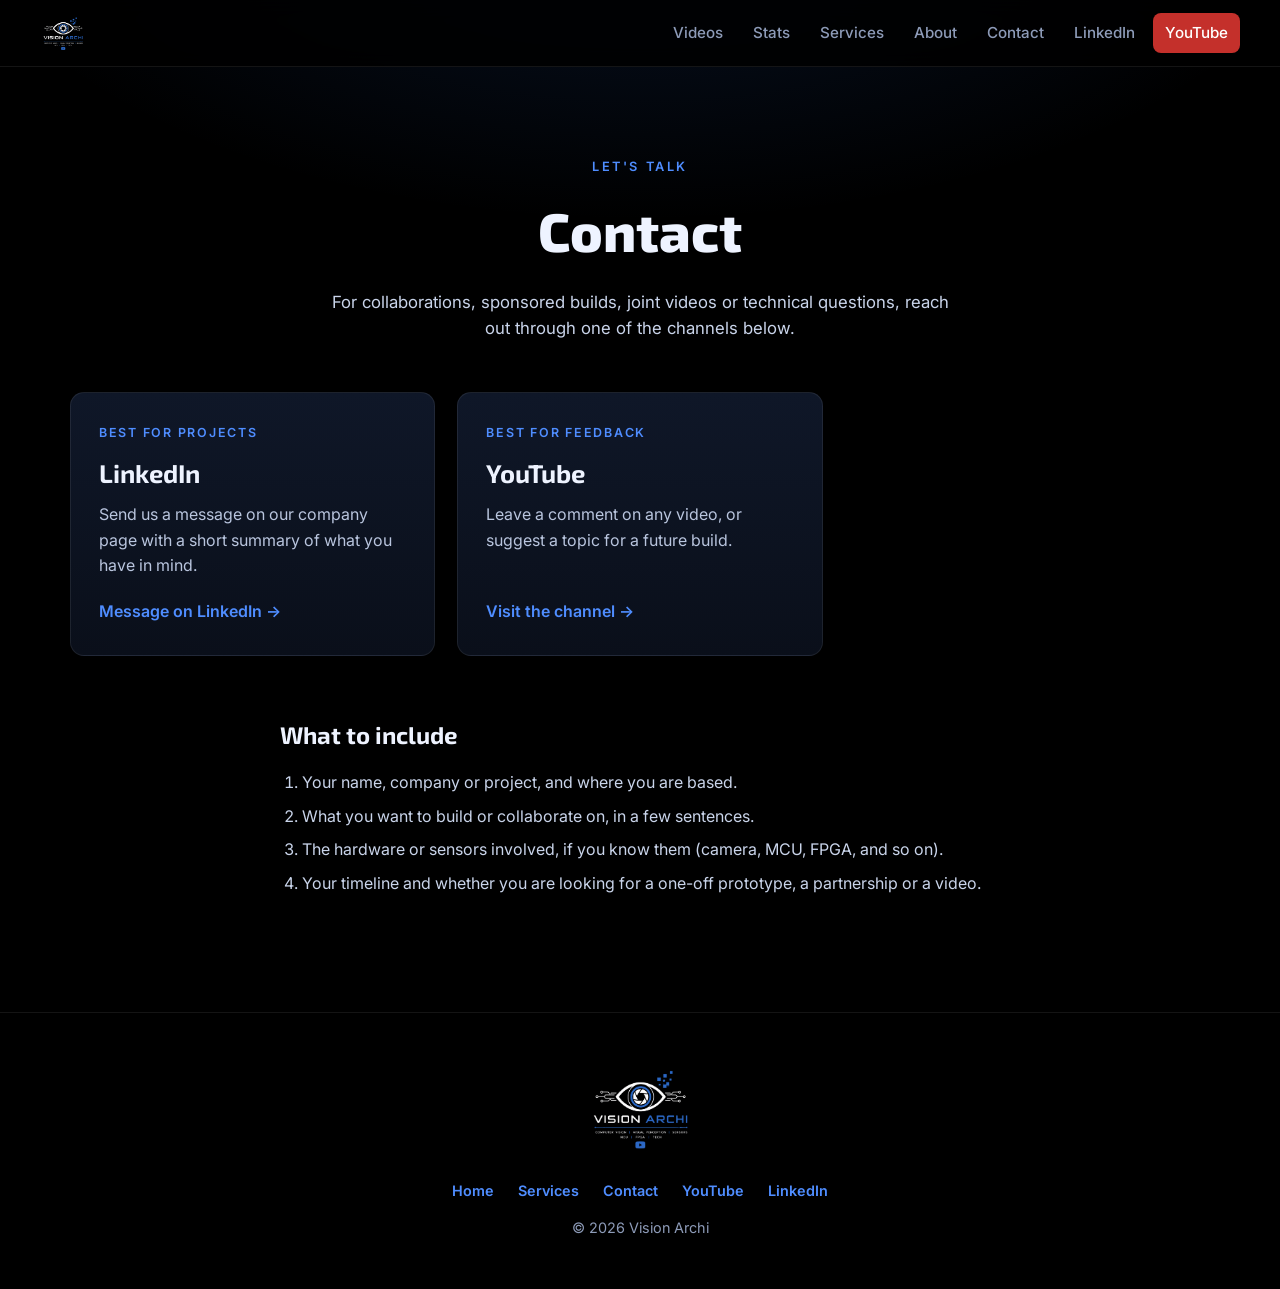
<file: contact.html>
<!DOCTYPE html>
<html lang="en">
<head>
  <meta charset="UTF-8">
  <meta name="viewport" content="width=device-width, initial-scale=1">
  <title>Contact | Vision Archi</title>
  <meta name="description" content="Contact Vision Archi for collaborations, sponsored builds and joint video projects in computer vision and edge AI.">
  <link rel="icon" href="assets/img/logo.png">
  <link rel="preconnect" href="https://fonts.googleapis.com">
  <link rel="preconnect" href="https://fonts.gstatic.com" crossorigin>
  <link href="https://fonts.googleapis.com/css2?family=Exo+2:wght@500;700;800&family=Inter:wght@400;500;600&display=swap" rel="stylesheet">
  <link rel="stylesheet" href="assets/css/style.css">
</head>
<body>

  <header class="nav">
    <a href="index.html" class="brand" aria-label="Vision Archi home">
      <img src="assets/img/logo.png" alt="Vision Archi logo">
    </a>
    <nav aria-label="Main">
      <a href="index.html#videos">Videos</a>
      <a href="index.html#stats">Stats</a>
      <a href="services.html">Services</a>
      <a href="index.html#about">About</a>
      <a href="contact.html" aria-current="page">Contact</a>
      <a href="https://www.linkedin.com/company/vision-archi" target="_blank" rel="noopener">LinkedIn</a>
      <a class="nav-yt" href="https://www.youtube.com/@visionarchitecture" target="_blank" rel="noopener">YouTube</a>
    </nav>
  </header>

  <main>

    <section class="page-hero">
      <p class="eyebrow">Let's talk</p>
      <h1>Contact</h1>
      <p class="lead">For collaborations, sponsored builds, joint videos or technical questions, reach out through one of the channels below.</p>
    </section>

    <section class="contact-cards">
      <a class="contact-card" href="https://www.linkedin.com/company/vision-archi" target="_blank" rel="noopener">
        <span class="contact-kicker">Best for projects</span>
        <h2>LinkedIn</h2>
        <p>Send us a message on our company page with a short summary of what you have in mind.</p>
        <span class="contact-go">Message on LinkedIn &rarr;</span>
      </a>
      <a class="contact-card" href="https://www.youtube.com/@visionarchitecture" target="_blank" rel="noopener">
        <span class="contact-kicker">Best for feedback</span>
        <h2>YouTube</h2>
        <p>Leave a comment on any video, or suggest a topic for a future build.</p>
        <span class="contact-go">Visit the channel &rarr;</span>
      </a>
    </section>

    <section class="brief">
      <h2>What to include</h2>
      <ol>
        <li>Your name, company or project, and where you are based.</li>
        <li>What you want to build or collaborate on, in a few sentences.</li>
        <li>The hardware or sensors involved, if you know them (camera, MCU, FPGA, and so on).</li>
        <li>Your timeline and whether you are looking for a one-off prototype, a partnership or a video.</li>
      </ol>
    </section>

  </main>

  <footer>
    <img src="assets/img/logo.png" alt="" class="foot-logo">
    <div class="links">
      <a href="index.html">Home</a>
      <a href="services.html">Services</a>
      <a href="contact.html">Contact</a>
      <a href="https://www.youtube.com/@visionarchitecture" target="_blank" rel="noopener">YouTube</a>
      <a href="https://www.linkedin.com/company/vision-archi" target="_blank" rel="noopener">LinkedIn</a>
    </div>
    <p>&copy; <span class="year"></span> Vision Archi</p>
  </footer>

  <script>document.querySelectorAll(".year").forEach(function (n) { n.textContent = new Date().getFullYear(); });</script>
</body>
</html>
</file>
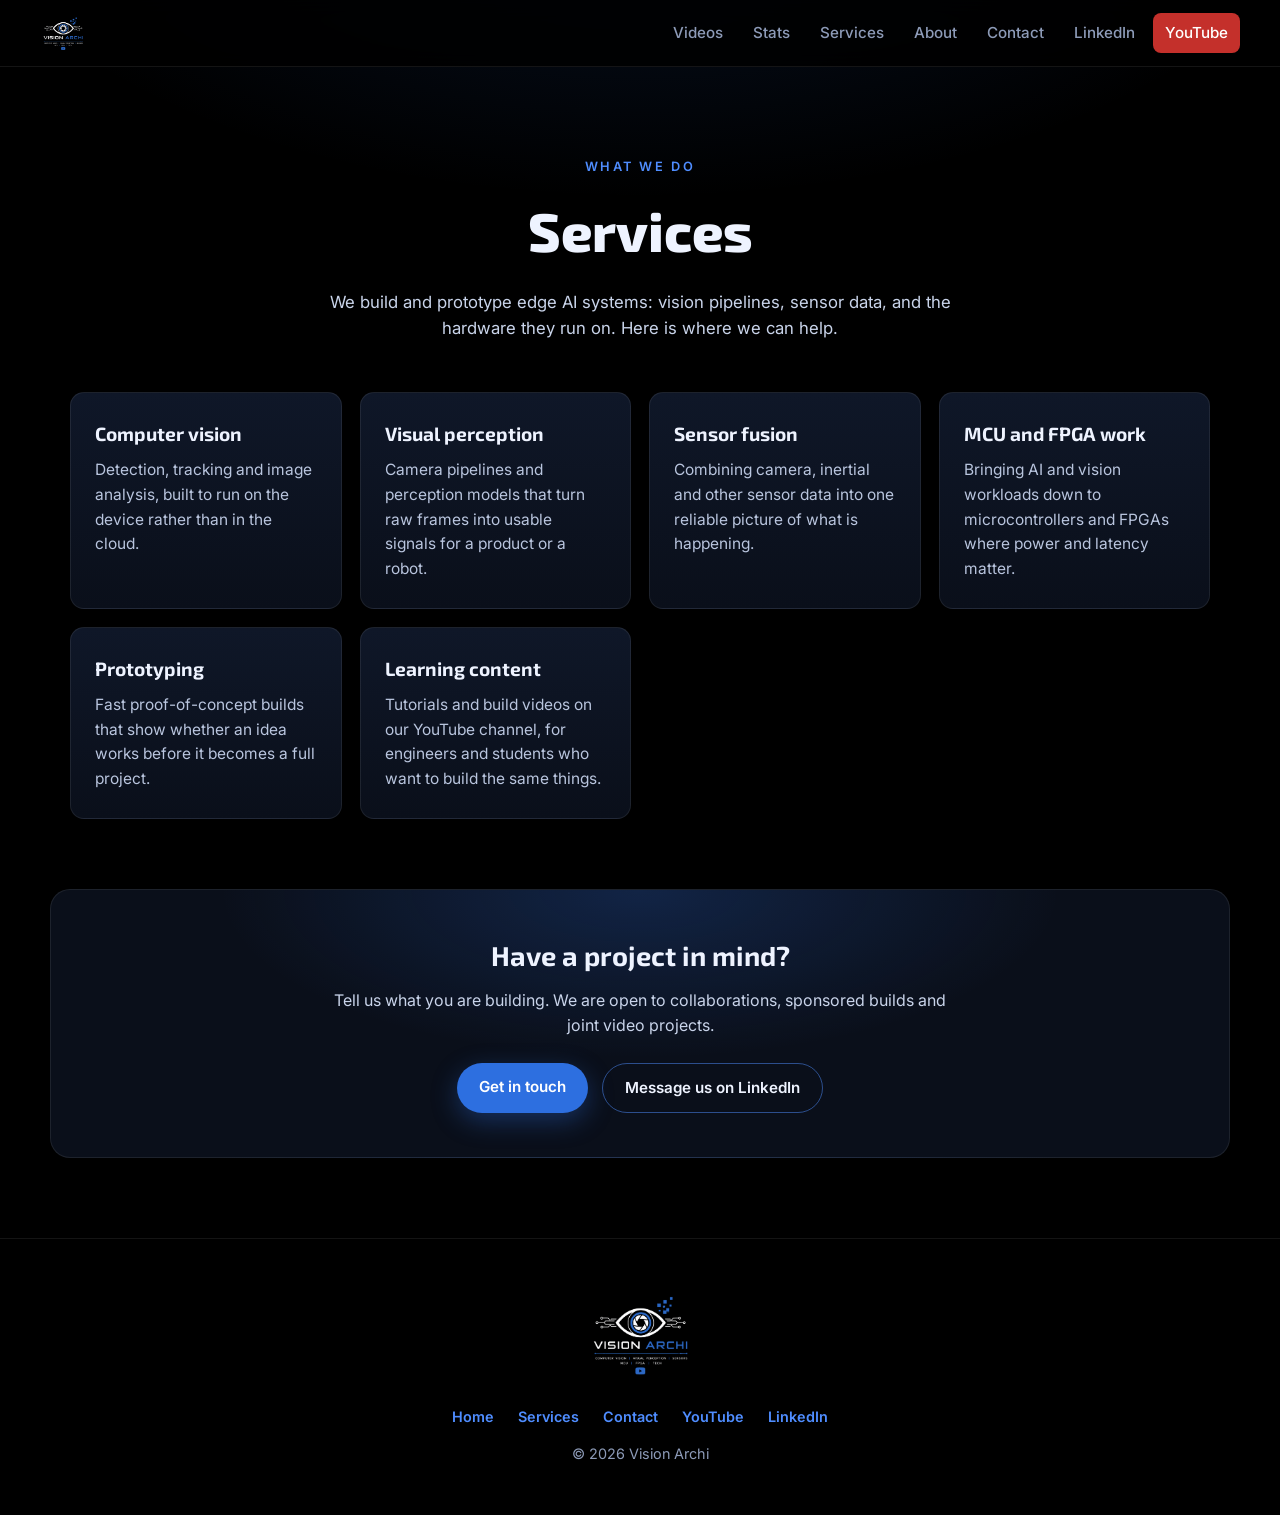
<file: services.html>
<!DOCTYPE html>
<html lang="en">
<head>
  <meta charset="UTF-8">
  <meta name="viewport" content="width=device-width, initial-scale=1">
  <title>Services | Vision Archi</title>
  <meta name="description" content="Vision Archi services: computer vision, visual perception, sensor fusion, MCU and FPGA prototyping for edge AI.">
  <link rel="icon" href="assets/img/logo.png">
  <link rel="preconnect" href="https://fonts.googleapis.com">
  <link rel="preconnect" href="https://fonts.gstatic.com" crossorigin>
  <link href="https://fonts.googleapis.com/css2?family=Exo+2:wght@500;700;800&family=Inter:wght@400;500;600&display=swap" rel="stylesheet">
  <link rel="stylesheet" href="assets/css/style.css">
</head>
<body>

  <header class="nav">
    <a href="index.html" class="brand" aria-label="Vision Archi home">
      <img src="assets/img/logo.png" alt="Vision Archi logo">
    </a>
    <nav aria-label="Main">
      <a href="index.html#videos">Videos</a>
      <a href="index.html#stats">Stats</a>
      <a href="services.html" aria-current="page">Services</a>
      <a href="index.html#about">About</a>
      <a href="contact.html">Contact</a>
      <a href="https://www.linkedin.com/company/vision-archi" target="_blank" rel="noopener">LinkedIn</a>
      <a class="nav-yt" href="https://www.youtube.com/@visionarchitecture" target="_blank" rel="noopener">YouTube</a>
    </nav>
  </header>

  <main>

    <section class="page-hero">
      <p class="eyebrow">What we do</p>
      <h1>Services</h1>
      <p class="lead">We build and prototype edge AI systems: vision pipelines, sensor data, and the hardware they run on. Here is where we can help.</p>
    </section>

    <section class="services">
      <article class="service">
        <h2>Computer vision</h2>
        <p>Detection, tracking and image analysis, built to run on the device rather than in the cloud.</p>
      </article>
      <article class="service">
        <h2>Visual perception</h2>
        <p>Camera pipelines and perception models that turn raw frames into usable signals for a product or a robot.</p>
      </article>
      <article class="service">
        <h2>Sensor fusion</h2>
        <p>Combining camera, inertial and other sensor data into one reliable picture of what is happening.</p>
      </article>
      <article class="service">
        <h2>MCU and FPGA work</h2>
        <p>Bringing AI and vision workloads down to microcontrollers and FPGAs where power and latency matter.</p>
      </article>
      <article class="service">
        <h2>Prototyping</h2>
        <p>Fast proof-of-concept builds that show whether an idea works before it becomes a full project.</p>
      </article>
      <article class="service">
        <h2>Learning content</h2>
        <p>Tutorials and build videos on our YouTube channel, for engineers and students who want to build the same things.</p>
      </article>
    </section>

    <section class="cta-band">
      <h2>Have a project in mind?</h2>
      <p>Tell us what you are building. We are open to collaborations, sponsored builds and joint video projects.</p>
      <div class="cta">
        <a class="btn primary" href="contact.html">Get in touch</a>
        <a class="btn ghost" href="https://www.linkedin.com/company/vision-archi" target="_blank" rel="noopener">Message us on LinkedIn</a>
      </div>
    </section>

  </main>

  <footer>
    <img src="assets/img/logo.png" alt="" class="foot-logo">
    <div class="links">
      <a href="index.html">Home</a>
      <a href="services.html">Services</a>
      <a href="contact.html">Contact</a>
      <a href="https://www.youtube.com/@visionarchitecture" target="_blank" rel="noopener">YouTube</a>
      <a href="https://www.linkedin.com/company/vision-archi" target="_blank" rel="noopener">LinkedIn</a>
    </div>
    <p>&copy; <span class="year"></span> Vision Archi</p>
  </footer>

  <script>document.querySelectorAll(".year").forEach(function (n) { n.textContent = new Date().getFullYear(); });</script>
</body>
</html>
</file>
<file: assets/css/style.css>
:root {
  --bg: #000;
  --panel: #0a0f1a;
  --panel-2: #0f1728;
  --line: rgba(255, 255, 255, 0.08);
  --text: #eef3ff;
  --muted: #8d9bb8;
  --blue: #2d6fe0;
  --blue-2: #4f8dff;
  --blue-glow: rgba(45, 111, 224, 0.35);
  --radius: 14px;
  --max: 1180px;
}

* { box-sizing: border-box; }
html { scroll-behavior: smooth; scroll-padding-top: 90px; }

body {
  margin: 0;
  background:
    radial-gradient(1000px 500px at 50% -10%, rgba(45, 111, 224, 0.18), transparent 70%),
    var(--bg);
  color: var(--text);
  font-family: "Inter", system-ui, -apple-system, "Segoe UI", Roboto, sans-serif;
  line-height: 1.6;
  -webkit-font-smoothing: antialiased;
}

a { color: var(--blue-2); text-decoration: none; }
a:hover { color: #fff; }
img { max-width: 100%; display: block; }

h1, h2, h3, .num, .brand { font-family: "Exo 2", "Inter", sans-serif; }

/* ---------- Nav ---------- */
.nav {
  position: sticky;
  top: 0;
  z-index: 10;
  display: flex;
  align-items: center;
  justify-content: space-between;
  gap: 16px;
  padding: 10px clamp(16px, 4vw, 40px);
  background: rgba(0, 0, 0, 0.85);
  backdrop-filter: blur(10px);
  border-bottom: 1px solid var(--line);
}
.brand img { height: 46px; width: auto; border-radius: 6px; }
.nav nav { display: flex; flex-wrap: wrap; gap: 6px; }
.nav nav a {
  color: var(--muted);
  font-size: 0.95rem;
  font-weight: 500;
  padding: 8px 12px;
  border-radius: 8px;
  transition: color 0.2s, background 0.2s;
}
.nav nav a:hover { color: #fff; background: var(--panel-2); }
.nav nav a.nav-yt { color: #fff; background: #c4302b; }
.nav nav a.nav-yt:hover { background: #e03b35; }

/* ---------- Buttons ---------- */
.btn {
  display: inline-block;
  padding: 12px 22px;
  border-radius: 999px;
  font-weight: 600;
  font-size: 0.95rem;
  transition: transform 0.2s, box-shadow 0.2s, background 0.2s;
}
.btn:hover { transform: translateY(-2px); }
.btn.primary { background: var(--blue); color: #fff; box-shadow: 0 8px 26px var(--blue-glow); }
.btn.primary:hover { background: var(--blue-2); color: #fff; }
.btn.ghost { border: 1px solid rgba(79, 141, 255, 0.5); color: var(--text); }
.btn.ghost:hover { background: rgba(45, 111, 224, 0.12); color: #fff; }

/* ---------- Hero ---------- */
main { min-height: 60vh; }

.hero {
  text-align: center;
  padding: clamp(40px, 8vw, 90px) 20px 50px;
}
.hero-logo {
  width: min(460px, 78vw);
  margin: 0 auto 18px;
  border-radius: 24px;
  box-shadow: 0 0 80px rgba(45, 111, 224, 0.25);
}
.tagline {
  color: var(--muted);
  font-size: clamp(0.85rem, 2vw, 1rem);
  letter-spacing: 0.18em;
  text-transform: uppercase;
  margin: 0 0 28px;
}
.tagline span { color: var(--blue-2); margin: 0 6px; }
.lead {
  max-width: 640px;
  margin: 0 auto 28px;
  color: #c9d4ea;
  font-size: 1.05rem;
}
.cta { display: flex; flex-wrap: wrap; gap: 14px; justify-content: center; margin-top: 8px; }

/* ---------- Stats ---------- */
.stats {
  max-width: var(--max);
  margin: 0 auto;
  padding: 0 20px;
  display: grid;
  grid-template-columns: repeat(4, 1fr);
  gap: 16px;
}
.stat {
  background: linear-gradient(180deg, var(--panel-2), var(--panel));
  border: 1px solid var(--line);
  border-radius: var(--radius);
  padding: 26px 16px;
  text-align: center;
  position: relative;
  overflow: hidden;
}
.stat::before {
  content: "";
  position: absolute;
  inset: 0 0 auto 0;
  height: 2px;
  background: linear-gradient(90deg, transparent, var(--blue-2), transparent);
}
.num {
  display: block;
  font-size: clamp(1.8rem, 4vw, 2.6rem);
  font-weight: 800;
  color: #fff;
  letter-spacing: 0.02em;
}
.label {
  display: block;
  margin-top: 4px;
  color: var(--muted);
  font-size: 0.82rem;
  text-transform: uppercase;
  letter-spacing: 0.12em;
}

/* ---------- Sections ---------- */
.videos, .about {
  max-width: var(--max);
  margin: 0 auto;
  padding: 70px 20px 20px;
}
.section-head {
  display: flex;
  align-items: baseline;
  justify-content: space-between;
  flex-wrap: wrap;
  gap: 8px;
  margin: 36px 0 18px;
  padding-bottom: 12px;
  border-bottom: 1px solid var(--line);
}
.section-head h2 {
  margin: 0;
  font-size: 1.5rem;
  font-weight: 700;
}
.section-head a { font-size: 0.95rem; font-weight: 600; }
.section-head:first-of-type { margin-top: 0; }
.about p { color: #c9d4ea; max-width: 720px; font-size: 1.05rem; }
.about .cta { justify-content: flex-start; }

.status { color: var(--muted); }
.status a { font-weight: 600; }

/* ---------- Featured ---------- */
.featured { display: grid; gap: 12px; }
.embed {
  position: relative;
  width: 100%;
  aspect-ratio: 16 / 9;
  border-radius: var(--radius);
  overflow: hidden;
  background: var(--panel);
  border: 1px solid var(--line);
  box-shadow: 0 20px 60px rgba(0, 0, 0, 0.6);
}
.embed iframe {
  position: absolute;
  inset: 0;
  width: 100%;
  height: 100%;
  border: 0;
}
.featured-title { margin: 8px 0 0; font-size: 1.35rem; font-weight: 700; }
.featured .meta { margin: 0; }

/* ---------- Grid ---------- */
.grid {
  display: grid;
  grid-template-columns: repeat(auto-fill, minmax(260px, 1fr));
  gap: 22px;
}
.card {
  display: flex;
  flex-direction: column;
  background: var(--panel);
  border: 1px solid var(--line);
  border-radius: var(--radius);
  overflow: hidden;
  color: var(--text);
  transition: transform 0.25s, border-color 0.25s, box-shadow 0.25s;
}
.card:hover {
  transform: translateY(-4px);
  border-color: rgba(79, 141, 255, 0.45);
  box-shadow: 0 16px 40px rgba(45, 111, 224, 0.18);
  color: var(--text);
}
.thumb { position: relative; aspect-ratio: 16 / 9; background: #000; }
.thumb img { width: 100%; height: 100%; object-fit: cover; transition: transform 0.4s; }
.card:hover .thumb img { transform: scale(1.04); }
.dur {
  position: absolute;
  right: 8px;
  bottom: 8px;
  background: rgba(0, 0, 0, 0.8);
  color: #fff;
  font-size: 0.78rem;
  font-weight: 600;
  padding: 2px 7px;
  border-radius: 6px;
}
.card-title {
  margin: 14px 16px 6px;
  font-size: 1.02rem;
  font-weight: 600;
  line-height: 1.35;
  display: -webkit-box;
  -webkit-line-clamp: 2;
  -webkit-box-orient: vertical;
  overflow: hidden;
}
.meta {
  margin: 0 16px 16px;
  color: var(--muted);
  font-size: 0.85rem;
}
.card .meta { margin-top: auto; }

/* ---------- Footer ---------- */
footer {
  margin-top: 80px;
  border-top: 1px solid var(--line);
  padding: 40px 20px 50px;
  text-align: center;
  color: var(--muted);
  font-size: 0.9rem;
}
.foot-logo { width: 110px; margin: 0 auto 16px; border-radius: 12px; }
.links { display: flex; justify-content: center; gap: 24px; margin-bottom: 14px; }
.links a { font-weight: 600; }
footer p { margin: 0; }

/* ---------- Responsive ---------- */
@media (max-width: 860px) {
  .stats { grid-template-columns: repeat(2, 1fr); }
}
@media (max-width: 640px) {
  .nav { flex-direction: column; align-items: flex-start; }
  .nav nav a { padding: 6px 9px; font-size: 0.88rem; }
  .brand img { height: 40px; }
  .stats { gap: 12px; }
  .grid { grid-template-columns: 1fr; }
}

@media (prefers-reduced-motion: reduce) {
  html { scroll-behavior: auto; }
  *, *::before, *::after { transition: none !important; }
}

/* ---------- Inner pages (services, contact) ---------- */
.page-hero {
  max-width: var(--max);
  margin: 0 auto;
  padding: clamp(50px, 8vw, 90px) 20px 30px;
  text-align: center;
}
.eyebrow {
  color: var(--blue-2);
  font-size: 0.8rem;
  font-weight: 600;
  letter-spacing: 0.2em;
  text-transform: uppercase;
  margin: 0 0 10px;
}
.page-hero h1 {
  font-size: clamp(2.2rem, 6vw, 3.4rem);
  margin: 0 0 14px;
  font-weight: 800;
}
.page-hero .lead { margin: 0 auto; }

.services {
  max-width: var(--max);
  margin: 0 auto;
  padding: 20px 20px 10px;
  display: grid;
  grid-template-columns: repeat(auto-fill, minmax(260px, 1fr));
  gap: 18px;
}
.service {
  background: linear-gradient(180deg, var(--panel-2), var(--panel));
  border: 1px solid var(--line);
  border-radius: var(--radius);
  padding: 26px 24px;
  transition: border-color 0.25s, transform 0.25s;
}
.service:hover { border-color: rgba(79, 141, 255, 0.45); transform: translateY(-3px); }
.service h2 { margin: 0 0 8px; font-size: 1.2rem; font-weight: 700; }
.service p { margin: 0; color: #b9c5de; font-size: 0.97rem; }

.cta-band {
  max-width: var(--max);
  margin: 60px auto 0;
  padding: 44px 24px;
  text-align: center;
  border-radius: 20px;
  border: 1px solid var(--line);
  background:
    radial-gradient(600px 240px at 50% 0%, rgba(45, 111, 224, 0.22), transparent 70%),
    var(--panel);
}
.cta-band h2 { margin: 0 0 10px; font-size: 1.7rem; font-weight: 700; }
.cta-band p { color: #c9d4ea; max-width: 620px; margin: 0 auto 24px; }

.contact-cards {
  max-width: var(--max);
  margin: 0 auto;
  padding: 20px 20px 10px;
  display: grid;
  grid-template-columns: repeat(auto-fill, minmax(300px, 1fr));
  gap: 22px;
}
.contact-card {
  display: flex;
  flex-direction: column;
  background: linear-gradient(180deg, var(--panel-2), var(--panel));
  border: 1px solid var(--line);
  border-radius: var(--radius);
  padding: 30px 28px;
  color: var(--text);
  transition: transform 0.25s, border-color 0.25s, box-shadow 0.25s;
}
.contact-card:hover {
  transform: translateY(-4px);
  border-color: rgba(79, 141, 255, 0.45);
  box-shadow: 0 16px 40px rgba(45, 111, 224, 0.18);
  color: var(--text);
}
.contact-kicker {
  color: var(--blue-2);
  font-size: 0.78rem;
  font-weight: 600;
  letter-spacing: 0.14em;
  text-transform: uppercase;
}
.contact-card h2 { margin: 10px 0 8px; font-size: 1.6rem; font-weight: 700; }
.contact-card p { margin: 0 0 20px; color: #b9c5de; }
.contact-go { margin-top: auto; font-weight: 600; color: var(--blue-2); }

.brief {
  max-width: 760px;
  margin: 50px auto 0;
  padding: 0 20px 20px;
}
.brief h2 { font-size: 1.5rem; font-weight: 700; margin: 0 0 14px; }
.brief ol { padding-left: 22px; color: #c9d4ea; }
.brief li { margin-bottom: 8px; }
</file>
